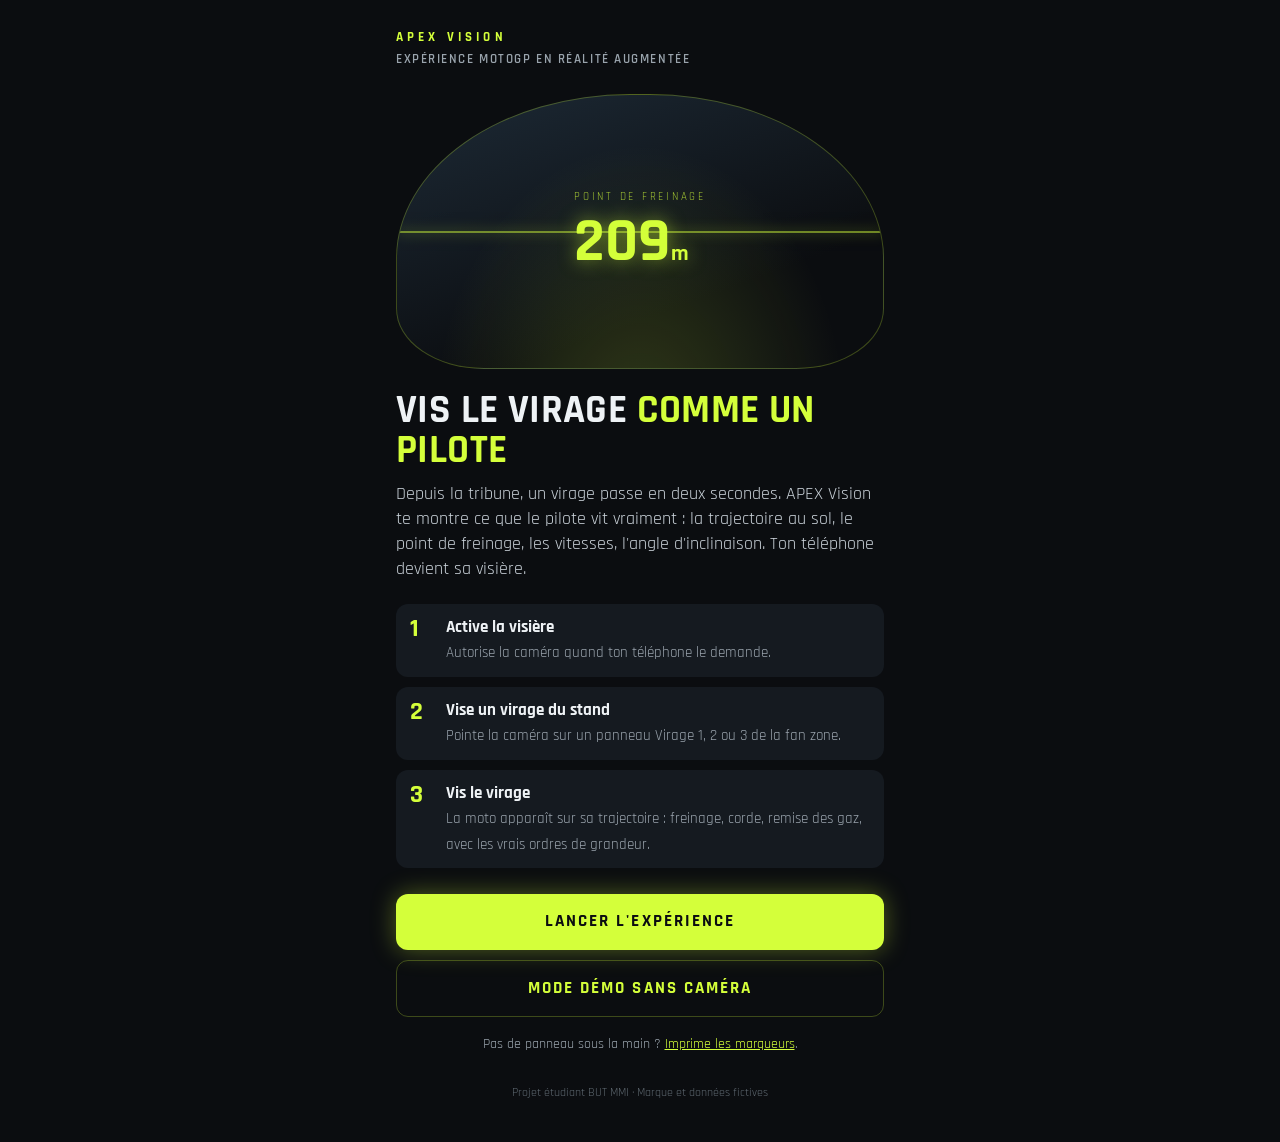
<file: index.html>
<!doctype html>
<html lang="fr">
<head>
  <meta charset="utf-8">
  <meta name="viewport" content="width=device-width, initial-scale=1, viewport-fit=cover">
  <title>APEX Vision — Dans la peau du pilote</title>
  <meta name="description" content="APEX Vision : l'expérience en réalité augmentée pour vivre un virage comme un pilote MotoGP.">
  <link rel="preconnect" href="https://fonts.googleapis.com">
  <link href="https://fonts.googleapis.com/css2?family=Rajdhani:wght@500;600;700&display=swap" rel="stylesheet">
  <style>
    :root { --hud: #d4ff3a; --ink: #0b0d10; --panel: #151a20; --muted: #9aa4ad; --line: rgba(212,255,58,.25); }
    * { box-sizing: border-box; }
    body {
      margin: 0; min-height: 100vh; background: var(--ink); color: #eef2f5;
      font-family: "Rajdhani", "Arial Narrow", system-ui, sans-serif; font-size: 18px; line-height: 1.4;
    }
    main { max-width: 520px; margin: 0 auto; padding: max(28px, env(safe-area-inset-top)) 16px 40px; }
    .brand { color: var(--hud); font-weight: 700; letter-spacing: .32em; font-size: 13px; }
    .event { color: var(--muted); font-weight: 600; letter-spacing: .12em; font-size: 13px; text-transform: uppercase; margin-top: 4px; }

    .visor {
      position: relative; margin: 26px 0 22px; aspect-ratio: 16 / 9; border-radius: 48% 48% 18% 18% / 60% 60% 22% 22%;
      background:
        radial-gradient(ellipse at 50% 120%, rgba(212,255,58,.18), transparent 60%),
        linear-gradient(160deg, #1d2a36, #0b0d10 70%);
      border: 1px solid var(--line); overflow: hidden;
      display: grid; place-items: center;
    }
    .visor .big { color: var(--hud); font-size: 62px; font-weight: 700; line-height: 1; text-shadow: 0 0 18px rgba(212,255,58,.5); }
    .visor .big small { font-size: 22px; }
    .visor .cap { color: var(--hud); opacity: .75; letter-spacing: .25em; font-size: 11px; text-align: center; margin-bottom: 6px; }
    .visor .scan {
      position: absolute; left: 0; right: 0; height: 2px; background: var(--hud); opacity: .5;
      box-shadow: 0 0 12px var(--hud); animation: scan 2.6s ease-in-out infinite;
    }
    @keyframes scan { 0%,100% { top: 18%; } 50% { top: 82%; } }

    h1 { font-size: 40px; line-height: 1; margin: 0 0 10px; text-transform: uppercase; letter-spacing: .01em; }
    h1 span { color: var(--hud); }
    p.lead { color: #c9d1d8; margin: 0 0 22px; }

    .steps { list-style: none; padding: 0; margin: 0 0 26px; display: grid; gap: 10px; }
    .steps li { display: flex; gap: 14px; align-items: flex-start; background: var(--panel); border-radius: 12px; padding: 12px 14px; }
    .steps b { color: var(--hud); font-size: 26px; line-height: 1; min-width: 22px; }
    .steps strong { display: block; font-size: 17px; }
    .steps span { color: var(--muted); font-size: 15px; }

    .btn {
      display: block; width: 100%; text-align: center; text-decoration: none; font-weight: 700;
      letter-spacing: .12em; text-transform: uppercase; padding: 16px; border-radius: 12px; font-size: 17px;
    }
    .btn.primary { background: var(--hud); color: var(--ink); box-shadow: 0 0 24px rgba(212,255,58,.35); }
    .btn.ghost { color: var(--hud); border: 1px solid var(--line); margin-top: 10px; }
    .note { color: var(--muted); font-size: 14px; margin-top: 18px; text-align: center; }
    .note a { color: var(--hud); }
    footer { color: #5e6870; font-size: 12px; text-align: center; margin-top: 30px; }
  </style>
</head>
<body>
  <main>
    <div class="brand">APEX&nbsp;VISION</div>
    <div class="event">Expérience MotoGP en réalité augmentée</div>

    <div class="visor" aria-hidden="true">
      <div class="scan"></div>
      <div><div class="cap">POINT DE FREINAGE</div><div class="big">209<small>m</small></div></div>
    </div>

    <h1>Vis le virage <span>comme un pilote</span></h1>
    <p class="lead">Depuis la tribune, un virage passe en deux secondes. APEX Vision te montre ce que le pilote vit vraiment : la trajectoire au sol, le point de freinage, les vitesses, l'angle d'inclinaison. Ton téléphone devient sa visière.</p>

    <ol class="steps">
      <li><b>1</b><div><strong>Active la visière</strong><span>Autorise la caméra quand ton téléphone le demande.</span></div></li>
      <li><b>2</b><div><strong>Vise un virage du stand</strong><span>Pointe la caméra sur un panneau Virage 1, 2 ou 3 de la fan zone.</span></div></li>
      <li><b>3</b><div><strong>Vis le virage</strong><span>La moto apparaît sur sa trajectoire : freinage, corde, remise des gaz, avec les vrais ordres de grandeur.</span></div></li>
    </ol>

    <a class="btn primary" href="ar.html">Lancer l'expérience</a>
    <a class="btn ghost" href="demo.html">Mode démo sans caméra</a>

    <p class="note">Pas de panneau sous la main ? <a href="marqueurs-apex-vision.pdf">Imprime les marqueurs</a>.</p>
    <footer>Projet étudiant BUT MMI · Marque et données fictives</footer>
  </main>
</body>
</html>
</file>
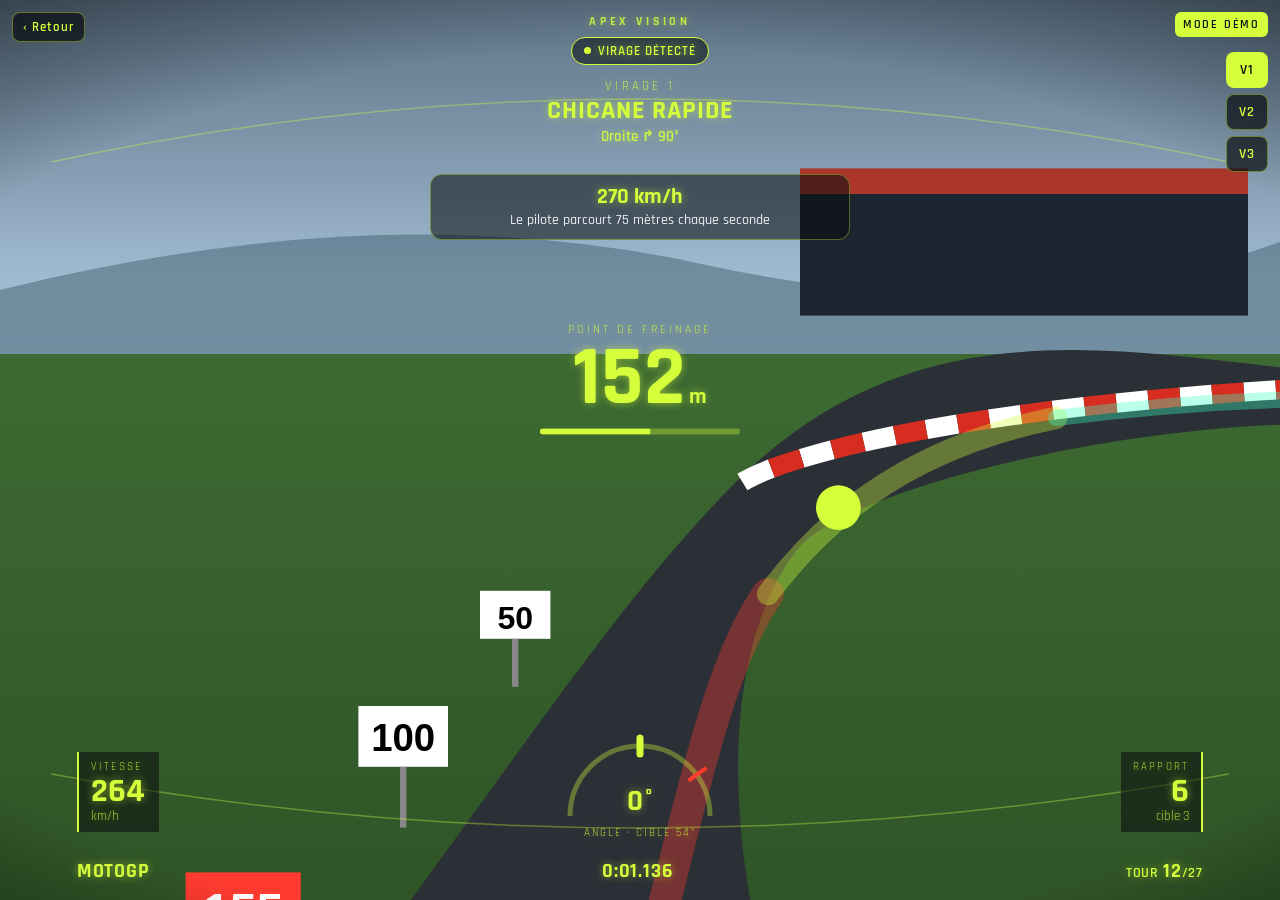
<file: demo.html>
<!doctype html>
<html lang="fr">
<head>
  <meta charset="utf-8">
  <meta name="viewport" content="width=device-width, initial-scale=1, viewport-fit=cover">
  <title>APEX Vision — Démo spectateur</title>
  <link rel="preconnect" href="https://fonts.googleapis.com">
  <link href="https://fonts.googleapis.com/css2?family=Rajdhani:wght@500;600;700&display=swap" rel="stylesheet">
  <link rel="stylesheet" href="css/hud.css">
  <style>
    html, body { margin: 0; height: 100%; overflow: hidden; background: #0b0d10; }
    .scene { position: fixed; inset: 0; transition: transform .4s ease; }
    .scene.left { transform: scaleX(-1); }
    .scene svg { width: 100%; height: 100%; display: block; }
    .seg { opacity: .35; transition: opacity .25s; }
    html[data-phase="approach"] .seg-approach, html[data-phase="brake"] .seg-brake,
    html[data-phase="apex"] .seg-apex, html[data-phase="exit"] .seg-exit { opacity: 1; }
    html[data-phase="brake"] .seg-brake { animation: pulse .35s infinite alternate; }
    @keyframes pulse { to { opacity: .45; } }
    .apex-dot { animation: pulse .6s infinite alternate; }
    .scene.left text { transform-box: fill-box; transform-origin: center; transform: scaleX(-1); }
    .controls {
      position: fixed; z-index: 20; right: 12px;
      top: calc(max(12px, env(safe-area-inset-top)) + 40px);
      display: flex; flex-direction: column; gap: 6px;
    }
    .controls button, .back {
      font: 600 14px "Rajdhani", sans-serif; letter-spacing: .08em; color: #d4ff3a;
      background: rgba(8,12,16,.7); border: 1px solid rgba(212,255,58,.4); border-radius: 8px;
      padding: 8px 12px; cursor: pointer; text-decoration: none;
    }
    .controls button[aria-pressed="true"] { background: #d4ff3a; color: #0b0d10; }
    .back { position: fixed; z-index: 20; top: max(12px, env(safe-area-inset-top)); left: 12px; font-size: 13px; padding: 6px 10px; }
    .tag {
      position: fixed; z-index: 20; top: max(12px, env(safe-area-inset-top)); right: 12px;
      font: 600 12px "Rajdhani", sans-serif; letter-spacing: .15em; color: #0b0d10; background: #d4ff3a;
      padding: 5px 8px; border-radius: 6px;
    }
  </style>
</head>
<body>
  <!-- Décor : vue pilote à l'approche d'un virage -->
  <div class="scene" id="scene">
    <svg viewBox="0 0 400 700" preserveAspectRatio="xMidYMid slice" aria-hidden="true">
      <defs>
        <linearGradient id="sky" x1="0" y1="0" x2="0" y2="1">
          <stop offset="0" stop-color="#4a6b8a"/><stop offset="1" stop-color="#a9c2d6"/>
        </linearGradient>
        <linearGradient id="grass" x1="0" y1="0" x2="0" y2="1">
          <stop offset="0" stop-color="#3d6a32"/><stop offset="1" stop-color="#1f3a19"/>
        </linearGradient>
      </defs>
      <rect width="400" height="330" fill="url(#sky)"/>
      <path d="M0 300 Q120 270 220 292 T400 285 V340 H0Z" fill="#5d7a8c" opacity=".7"/>
      <rect y="320" width="400" height="380" fill="url(#grass)"/>
      <!-- tribune -->
      <rect x="250" y="268" width="140" height="40" fill="#1d2630"/>
      <rect x="250" y="262" width="140" height="8" fill="#c0392b"/>
      <!-- piste -->
      <path d="M-40 700 C 120 520, 170 420, 230 360 S 360 322, 420 326 L 420 342 C 360 340, 270 360, 250 380 C 210 430, 230 560, 330 700 Z" fill="#2b2f36"/>
      <!-- vibreurs -->
      <path d="M232 360 C 245 352, 300 336, 420 330" stroke="#fff" stroke-width="6" stroke-dasharray="10 10" fill="none"/>
      <path d="M232 360 C 245 352, 300 336, 420 330" stroke="#d62d20" stroke-width="6" stroke-dasharray="10 10" stroke-dashoffset="10" fill="none"/>
      <!-- trajectoire peinte au sol : vert = pleine charge, rouge = freinage, jaune = corde -->
      <g fill="none" stroke-linecap="round">
        <path class="seg seg-approach" d="M140 700 C 165 620, 185 560, 200 520" stroke="#3affc4" stroke-width="12"/>
        <path class="seg seg-brake" d="M200 520 C 212 480, 222 420, 240 395" stroke="#ff3b30" stroke-width="10"/>
        <path class="seg seg-apex" d="M240 395 C 255 375, 280 350, 330 340" stroke="#d4ff3a" stroke-width="7"/>
        <path class="seg seg-exit" d="M330 340 C 370 335, 400 334, 420 334" stroke="#3affc4" stroke-width="5"/>
      </g>
      <line x1="170" y1="522" x2="232" y2="518" stroke="#fff" stroke-width="4"/>
      <circle class="apex-dot" cx="262" cy="368" r="7" fill="#d4ff3a"/>
      <!-- panneaux de distance -->
      <g font-family="Arial, sans-serif" font-weight="700" text-anchor="middle">
        <rect x="58" y="482" width="36" height="24" fill="#ff3b30"/><line x1="76" y1="506" x2="76" y2="530" stroke="#888" stroke-width="3"/>
        <text x="76" y="499" font-size="15" fill="#fff" id="board1">150</text>
        <rect x="112" y="430" width="28" height="19" fill="#fff"/><line x1="126" y1="449" x2="126" y2="468" stroke="#888" stroke-width="2"/>
        <text x="126" y="444" font-size="12" fill="#000">100</text>
        <rect x="150" y="394" width="22" height="15" fill="#fff"/><line x1="161" y1="409" x2="161" y2="424" stroke="#888" stroke-width="2"/>
        <text x="161" y="406" font-size="10" fill="#000">50</text>
      </g>
      <!-- carénage de la moto (bas d'écran) -->
      <path d="M60 700 C 90 600, 150 575, 200 572 C 250 575, 310 600, 340 700 Z" fill="#14181d"/>
      <path d="M120 700 C 135 640, 165 615, 200 612 C 235 615, 265 640, 280 700 Z" fill="#1f252c"/>
      <rect x="168" y="628" width="64" height="26" rx="5" fill="#0b0d10" stroke="#d4ff3a" stroke-opacity=".5"/>
    </svg>
  </div>

  <a class="back" href="index.html">‹ Retour</a>
  <div class="tag">MODE DÉMO</div>
  <div class="controls" role="group" aria-label="Choix du virage">
    <button data-c="v1" aria-pressed="true">V1</button>
    <button data-c="v2" aria-pressed="false">V2</button>
    <button data-c="v3" aria-pressed="false">V3</button>
  </div>

  <script src="js/hud.js"></script>
  <script>
    var hud = ApexHUD.mount(document.body);
    var scene = document.getElementById("scene");
    function pick(id) {
      document.querySelectorAll(".controls button").forEach(function (b) {
        b.setAttribute("aria-pressed", String(b.dataset.c === id));
      });
      scene.classList.toggle("left", ApexHUD.corners[id].dir < 0);
      document.getElementById("board1").textContent = ApexHUD.corners[id].brakeAt;
      hud.hide(); hud.show(id);
    }
    document.querySelectorAll(".controls button").forEach(function (b) {
      b.addEventListener("click", function () { pick(b.dataset.c); });
    });
    pick("v1");
  </script>
</body>
</html>
</file>
<file: css/hud.css>
/* APEX Vision — interface de visière (HUD) */
:root {
  --hud: #d4ff3a;          /* jaune-vert néon, couleur principale du HUD */
  --hud-dim: rgba(212, 255, 58, 0.35);
  --alert: #ff3b30;        /* freinage */
  --ok: #3affc4;           /* accélération */
  --ink: #0b0d10;
  --glass: rgba(8, 12, 16, 0.55);
  --font: "Rajdhani", "Arial Narrow", system-ui, sans-serif;
}

* { box-sizing: border-box; }

/* ---------- Visière ---------- */
.visor {
  position: fixed; inset: 0; z-index: 10;
  pointer-events: none;
  font-family: var(--font);
  color: var(--hud);
  text-shadow: 0 0 8px rgba(212, 255, 58, 0.55);
}
/* teinte et bords de la visière */
.visor::before {
  content: ""; position: absolute; inset: 0;
  background:
    radial-gradient(ellipse 120% 90% at 50% 55%, transparent 55%, rgba(0,0,0,0.55) 80%, rgba(0,0,0,0.92) 100%),
    linear-gradient(180deg, rgba(20, 30, 40, 0.35), rgba(0,0,0,0) 30%);
}
.visor-frame {
  position: absolute; inset: 0; width: 100%; height: 100%;
}
.visor-frame path { fill: none; stroke: var(--hud-dim); stroke-width: 1.5; }

/* ---------- Bandeau du haut ---------- */
.hud-top {
  position: absolute; top: max(14px, env(safe-area-inset-top)); left: 0; right: 0;
  display: flex; flex-direction: column; align-items: center; gap: 2px;
}
.brand { font-weight: 700; letter-spacing: 0.32em; font-size: 12px; opacity: 0.85; }
.status {
  margin-top: 6px; padding: 5px 12px; border: 1px solid var(--hud-dim);
  border-radius: 999px; background: var(--glass);
  font-size: 13px; font-weight: 600; letter-spacing: 0.08em; text-transform: uppercase;
}
.status.live { border-color: var(--hud); }
.status .dot {
  display: inline-block; width: 7px; height: 7px; border-radius: 50%;
  background: var(--hud-dim); margin-right: 7px; vertical-align: 1px;
}
.status.live .dot { background: var(--hud); animation: blink 1s infinite; }

/* ---------- Données (masquées tant qu'aucun virage n'est détecté) ---------- */
.hud-data { opacity: 0; transition: opacity 0.35s ease; }
.visor.active .hud-data { opacity: 1; }

.corner-name {
  position: absolute; top: calc(max(14px, env(safe-area-inset-top)) + 64px); left: 0; right: 0;
  text-align: center;
}
.corner-name .num { font-size: 13px; letter-spacing: 0.25em; opacity: 0.8; }
.corner-name .label { font-size: 26px; font-weight: 700; letter-spacing: 0.04em; text-transform: uppercase; }
.corner-name .dir { font-size: 15px; font-weight: 600; opacity: 0.9; }

/* distance au point de freinage */
.brake {
  position: absolute; left: 50%; top: 42%; transform: translate(-50%, -50%);
  text-align: center; min-width: 210px;
}
.brake .cap { font-size: 12px; letter-spacing: 0.25em; opacity: 0.8; }
.brake .val { font-size: 64px; font-weight: 700; line-height: 1; font-variant-numeric: tabular-nums; }
.brake .val small { font-size: 22px; margin-left: 4px; }
.brake .bar {
  margin: 8px auto 0; width: 200px; height: 6px; border-radius: 3px;
  background: var(--hud-dim); overflow: hidden;
}
.brake .bar i { display: block; height: 100%; width: 100%; background: var(--hud); transform-origin: left; }

/* message d'action (FREINE / CORDE / GAZ) */
.action {
  position: absolute; left: 50%; top: 42%; transform: translate(-50%, -50%) scale(0.9);
  font-size: 56px; font-weight: 700; letter-spacing: 0.1em;
  opacity: 0; transition: opacity 0.15s, transform 0.15s;
}
.action.show { opacity: 1; transform: translate(-50%, -50%) scale(1); }
.action.brake-now { color: var(--alert); text-shadow: 0 0 18px rgba(255, 59, 48, 0.8); animation: blink 0.35s infinite; }
.action.apex { color: var(--hud); }
.action.throttle { color: var(--ok); text-shadow: 0 0 14px rgba(58, 255, 196, 0.7); }

.visor.braking::after {
  content: ""; position: absolute; inset: 0;
  box-shadow: inset 0 0 80px 10px rgba(255, 59, 48, 0.55);
}

/* chiffre clé pour le spectateur */
.fact {
  position: absolute; left: 50%; top: calc(max(14px, env(safe-area-inset-top)) + 160px); transform: translate(-50%, 6px);
  width: min(88vw, 420px); text-align: center; padding: 10px 14px;
  background: var(--glass); border-radius: 12px; border: 1px solid var(--hud-dim);
  opacity: 0; transition: opacity .3s, transform .3s;
}
.fact.show { opacity: 1; transform: translate(-50%, 0); }
.fact .big { font-size: 22px; font-weight: 700; line-height: 1.1; font-variant-numeric: tabular-nums; }
.fact .small { font-size: 14px; font-weight: 500; color: #e9eef2; text-shadow: none; margin-top: 2px; }
.fact.f-brake { border-color: var(--alert); }
.fact.f-brake .big { color: #ff6b61; text-shadow: 0 0 10px rgba(255,59,48,.6); }
.fact.f-exit { border-color: var(--ok); }
.fact.f-exit .big { color: var(--ok); }

/* jauges latérales */
.gauge {
  position: absolute; bottom: calc(max(16px, env(safe-area-inset-bottom)) + 52px);
  padding: 8px 12px; border-left: 2px solid var(--hud); background: var(--glass);
  min-width: 82px;
}
.gauge.left { left: 12px; }
.gauge.right { right: 12px; border-left: 0; border-right: 2px solid var(--hud); text-align: right; }
.gauge .cap { font-size: 11px; letter-spacing: 0.2em; opacity: 0.8; }
.gauge .val { font-size: 34px; font-weight: 700; line-height: 1; font-variant-numeric: tabular-nums; }
.gauge .unit { font-size: 13px; opacity: 0.8; }

/* angle d'inclinaison */
.lean {
  position: absolute; left: 50%; transform: translateX(-50%);
  bottom: calc(max(16px, env(safe-area-inset-bottom)) + 44px);
  width: 160px; text-align: center;
}
.lean svg { width: 160px; height: 92px; overflow: visible; display: block; }
.lean .arc { fill: none; stroke: var(--hud-dim); stroke-width: 5; }
.lean .target { stroke: var(--alert); stroke-width: 4; }
.lean .needle { stroke: var(--hud); stroke-width: 7; stroke-linecap: round; }
.lean .num { fill: var(--hud); font: 700 30px var(--font); }
.lean .cap { font-size: 11px; letter-spacing: 0.18em; opacity: 0.8; margin-top: 4px; }

/* bas d'écran */
.hud-bottom {
  position: absolute; left: 16px; right: 16px; bottom: max(16px, env(safe-area-inset-bottom));
  display: flex; justify-content: space-between; align-items: flex-end;
  font-size: 14px; font-weight: 600; letter-spacing: 0.06em;
}
.hud-bottom b { font-size: 20px; font-variant-numeric: tabular-nums; }

@keyframes blink { 50% { opacity: 0.35; } }

@media (min-width: 700px) {
  .brake .val { font-size: 84px; }
  .gauge.left { left: 6vw; } .gauge.right { right: 6vw; }
  .hud-bottom { left: 6vw; right: 6vw; }
}
</file>
